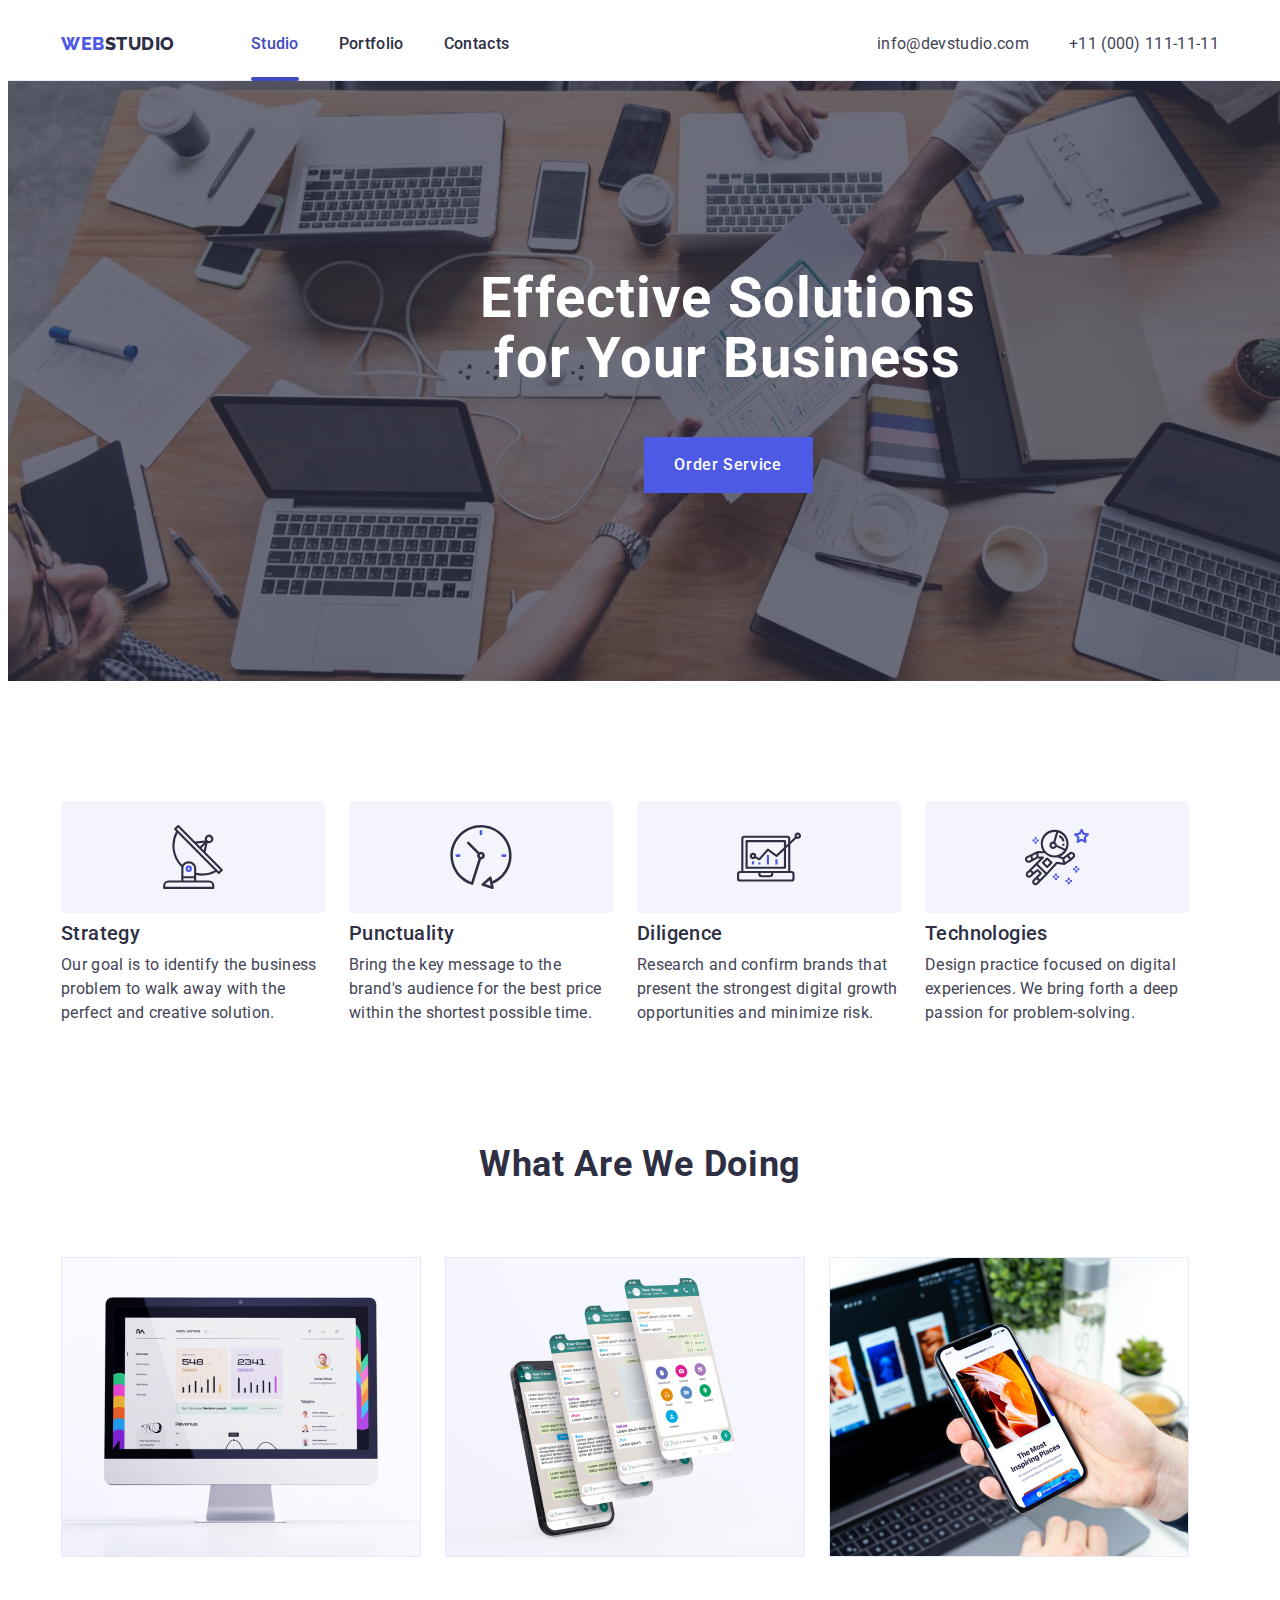
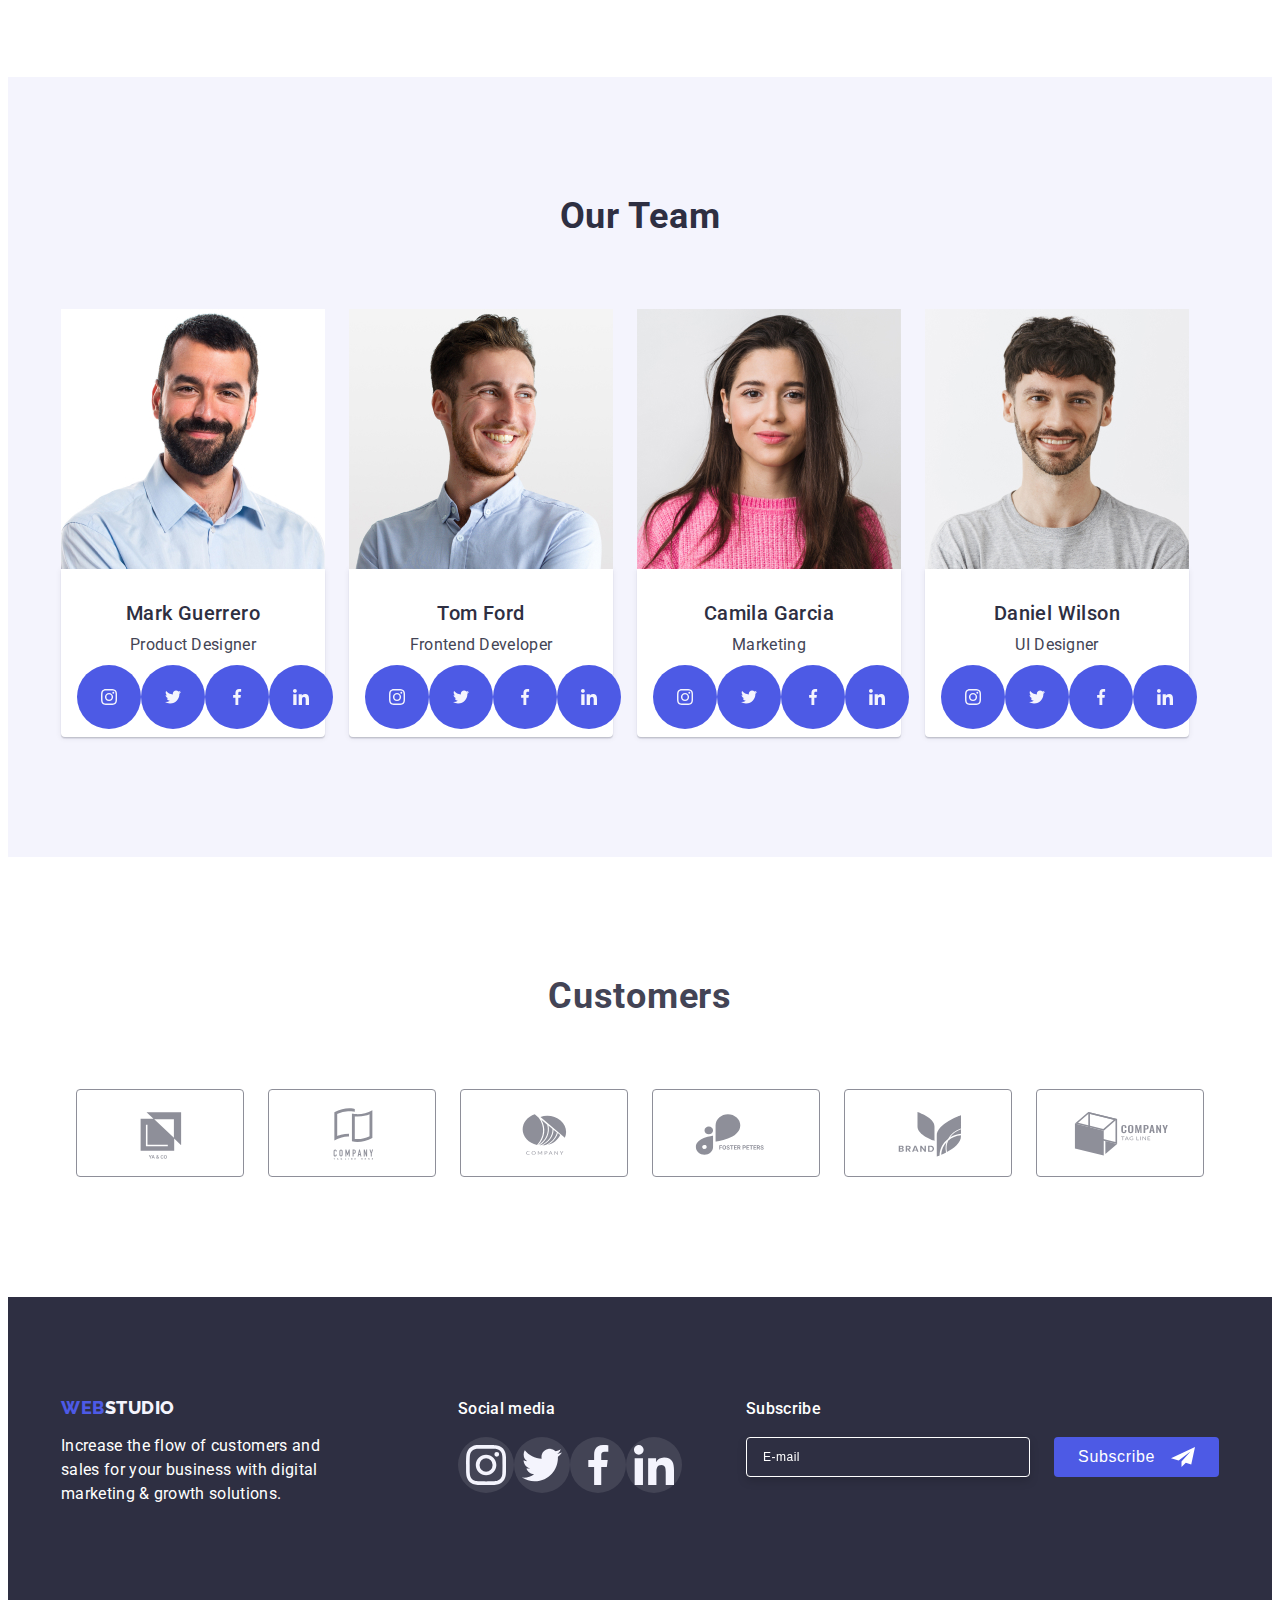
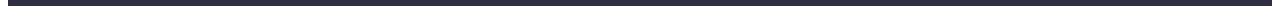
<file: index.html>
<!DOCTYPE html>
<html lang="en">
    <head>
        <meta charset="UTF-8">
        <meta http-equiv="X-UA-Compatible" content="IE=edge">
        <meta name="viewport" content="width=device-width, initial-scale=1.0">
        <title>WebStudio</title>
        <link rel="preconnect" href="https://fonts.googleapis.com">
        <link rel="preconnect" href="https://fonts.gstatic.com" crossorigin>
        <link href="https://fonts.googleapis.com/css2?family=Raleway:wght@800&family=Roboto:wght@400;500;700;900&display=swap" rel="stylesheet">
        <link rel="stylesheet" href="https://cdnjs.cloudflare.com/ajax/libs/modern-normalize/1.1.0/modern-normalize.min.css"
            integrity="sha512-wpPYUAdjBVSE4KJnH1VR1HeZfpl1ub8YT/NKx4PuQ5NmX2tKuGu6U/JRp5y+Y8XG2tV+wKQpNHVUX03MfMFn9Q=="
            crossorigin="anonymous" referrerpolicy="no-referrer" />
        <link rel="stylesheet" href="./styles/styles.css"/>
    </head>
    <body>
        <header>
            <div class="container header-cont">
                <nav class="header-nav"> 
                    <a class="logo link" href="./index.html">Web<span class="accent">Studio</span></a>
                    <ul class="header-list list">
                        <li class="header-item"><a class="header-link link current" href="./index.html">Studio</a></li>
                        <li class="header-item"><a class="header-link link" href="./portfolio.html">Portfolio</a></li>
                        <li class="header-item"><a class="header-link link" href="">Contacts</a></li>
                    </ul>
                </nav>
                <address class="header-address link">
                    <ul class="header-address-list list">
                        <li class="header-item"><a class="header-mail link" href="mailto:info@devstudio.com">info@devstudio.com</a></li>
                        <li class="header-item"><a class="header-mail link" href="tel:+110001111111">+11 (000) 111-11-11</a></li>
                    </ul>
                </address>
            </div>
        </header>
        <main>
            <section class="hero">
                <div class="container">
                    <h1 class="hero-title">Effective Solutions for Your Business</h1>
                    <button class="hero-button" data-modal-open type="button">Order Service</button>
                </div >
            </section>
            <section class="features">
                <div class="container">
                    <h2 class="section-title" hidden>features</h2>
                    <ul class="feat-list list">
                        <li class="feat-list-item">
                            <div class="feat-soc-link">
                                <svg width="64" height="64">
                                    <use href="./images/icons.svg#icon-Future-img-antenna"> </use>
                                </svg>
                            </div>
                            <h3 class="list-title">Strategy</h3>
                            <p class="list-text">Our goal is to identify the business problem to walk away with the perfect and creative solution.</p>
                        </li>
                        <li class="feat-list-item">
                            <div class="feat-soc-link">
                                <svg width="64" height="64">
                                    <use href="./images/icons.svg#icon-Future-img-clock"> </use>
                                </svg>
                            </div>
                            <h3 class="list-title">Punctuality</h3>
                            <p class="list-text">Bring the key message to the brand's audience for the best price within the shortest possible time.</p>
                        </li>
                        <li class="feat-list-item">
                            <div class="feat-soc-link">
                                <svg width="64" height="64">
                                    <use href="./images/icons.svg#icon-Future-img-diagram"> </use>
                                </svg>
                            </div>
                            <h3 class="list-title">Diligence</h3>
                            <p class="list-text">Research and confirm brands that present the strongest digital growth opportunities and minimize risk.</p>
                        </li>
                        <li class="feat-list-item">
                            <div class="feat-soc-link">
                                <svg width="64" height="64" class="feat-soc-icon">
                                    <use href="./images/icons.svg#icon-Future-img-astronaut"> </use>
                                </svg>
                            </div>
                            <h3 class="list-title">Technologies</h3>
                            <p class="list-text">Design practice focused on digital experiences. We bring forth a deep passion for problem-solving.</p>
                        </li>
                    </ul>
                </div>
            </section>
            <section class="widget">
                <div class="container">
                    <h2 class="section-title">What are we doing</h2>
                    <ul class="section-list list">
                        <li class="section-item"><img src="./images/picture1.jpg" alt="computer screen" width="360" height="300"></li>
                        <li class="section-item"><img src="./images/picture2.jpg" alt="phone screens" width="360" height="300"></li>
                        <li class="section-item"><img src="./images/picture3.jpg" alt="phone screen on laptop screen background" width="360" height="300"></li>
                    </ul>
                </div >
            </section>
            <section class="team">
                <div class="container">
                    <h2 class="section-title">Our Team</h2>
                    <ul class="section-list list" >
                        <li class="section-item">
                            <img src="./images/picture4_our_team.jpg" alt="photo Mark Guerrero" width="264" height="260">
                            <div class="section">
                                <h3 class="list-title">Mark Guerrero</h3>
                                <p class="list-text">Product Designer</p>
                                <ul class="section-soc-list list">
                                    <li class="section-soc-item">
                                        <a href="" target="_blank" rel="noopener noreferrer nofollow" class="section-soc-link link">
                                            <svg width="16" height="32"><use href="./images/icons.svg#icon-instagram"></use>
                                            </svg>
                                        </a>
                                    </li>
                                    <li class="section-soc-item">
                                        <a href="" target="_blank" rel="noopener noreferrer nofollow" class="section-soc-link link">
                                            <svg width="16" height="32"><use href="./images/icons.svg#icon-twitter"></use>
                                            </svg>
                                        </a>
                                    </li>
                                    <li class="section-soc-item">
                                        <a href="" target="_blank" rel="noopener noreferrer nofollow" class="section-soc-link link">
                                            <svg width="16" height="32"><use href="./images/icons.svg#icon-facebook"></use>
                                            </svg>
                                        </a>
                                    </li>
                                    <li class="section-soc-item">
                                        <a href="" target="_blank" rel="noopener noreferrer nofollow" class="section-soc-link link">
                                            <svg width="16" height="32"><use href="./images/icons.svg#icon-linkedin"></use>
                                            </svg>
                                        </a>
                                    </li>
                                </ul>
                            </div>
                        </li>
                        <li class="section-item">
                            <img src="./images/picture5_our_team.jpg" alt="photo Tom Ford" width="264" height="260">
                            <div class="section">
                                <h3 class="list-title">Tom Ford</h3>
                                <p class="list-text">Frontend Developer</p>
                                <ul class="section-soc-list list">
                                    <li class="section-soc-item">
                                        <a href="" target="_blank" rel="noopener noreferrer nofollow" class="section-soc-link link">
                                            <svg width="16" height="32">
                                                <use href="./images/icons.svg#icon-instagram"></use>
                                            </svg>
                                        </a>
                                    </li>
                                    <li class="section-soc-item">
                                        <a href="" target="_blank" rel="noopener noreferrer nofollow" class="section-soc-link link">
                                            <svg width="16" height="32">
                                                <use href="./images/icons.svg#icon-twitter"></use>
                                            </svg>
                                        </a>
                                    </li>
                                    <li class="section-soc-item">
                                        <a href="" target="_blank" rel="noopener noreferrer nofollow" class="section-soc-link link">
                                            <svg width="16" height="32">
                                                <use href="./images/icons.svg#icon-facebook"></use>
                                            </svg>
                                        </a>
                                    </li>
                                    <li class="section-soc-item">
                                        <a href="" target="_blank" rel="noopener noreferrer nofollow" class="section-soc-link link">
                                            <svg width="16" height="32">
                                                <use href="./images/icons.svg#icon-linkedin"></use>
                                            </svg>
                                        </a>
                                    </li>
                                </ul>
                            </div>
                        </li>
                        <li class="section-item">
                            <img src="./images/picture6_our_team.jpg" alt="photo Camila Garcia" width="264" height="260">
                            <div class="section">
                                <h3 class="list-title">Camila Garcia</h3>
                                <p class="list-text">Marketing</p>
                                <ul class="section-soc-list list">
                                    <li class="section-soc-item">
                                        <a href="" target="_blank" rel="noopener noreferrer nofollow" class="section-soc-link link">
                                            <svg width="16" height="32">
                                                <use href="./images/icons.svg#icon-instagram"></use>
                                            </svg>
                                        </a>
                                    </li>
                                    <li class="section-soc-item">
                                        <a href="" target="_blank" rel="noopener noreferrer nofollow" class="section-soc-link link">
                                            <svg width="16" height="32">
                                                <use href="./images/icons.svg#icon-twitter"></use>
                                            </svg>
                                        </a>
                                    </li>
                                    <li class="section-soc-item">
                                        <a href="" target="_blank" rel="noopener noreferrer nofollow" class="section-soc-link link">
                                            <svg width="16" height="32">
                                                <use href="./images/icons.svg#icon-facebook"></use>
                                            </svg>
                                        </a>
                                    </li>
                                    <li class="section-soc-item">
                                        <a href="" target="_blank" rel="noopener noreferrer nofollow" class="section-soc-link link">
                                            <svg width="16" height="32">
                                                <use href="./images/icons.svg#icon-linkedin"></use>
                                            </svg>
                                        </a>
                                    </li>
                                </ul>
                            </div>
                        </li>
                        <li class="section-item">
                            <img src="./images/picture7_our_team.jpg" alt="photo Daniel Wilson" width="264" height="260">
                            <div class="section">
                                <h3 class="list-title">Daniel Wilson</h3>
                                <p class="list-text">UI Designer</p>
                                <ul class="section-soc-list list">
                                    <li class="section-soc-item">
                                        <a href="" target="_blank" rel="noopener noreferrer nofollow" class="section-soc-link link">
                                            <svg width="16" height="32">
                                                <use href="./images/icons.svg#icon-instagram"></use>
                                            </svg>
                                        </a>
                                    </li>
                                    <li class="section-soc-item">
                                        <a href="" target="_blank" rel="noopener noreferrer nofollow" class="section-soc-link link">
                                            <svg width="16" height="32">
                                                <use href="./images/icons.svg#icon-twitter"></use>
                                            </svg>
                                        </a>
                                    </li>
                                    <li class="section-soc-item">
                                        <a href="" target="_blank" rel="noopener noreferrer nofollow" class="section-soc-link link">
                                            <svg width="16" height="32">
                                                <use href="./images/icons.svg#icon-facebook"></use>
                                            </svg>
                                        </a>
                                    </li>
                                    <li class="section-soc-item">
                                        <a href="" target="_blank" rel="noopener noreferrer nofollow" class="section-soc-link link">
                                            <svg width="16" height="32">
                                                <use href="./images/icons.svg#icon-linkedin"></use>
                                            </svg>
                                        </a>
                                    </li>
                                </ul>
                            </div>
                        </li>
                    </ul>
                </div>
            </section>
            <section class="customers">
                <div class="container">
                    <h2 class="cust-title">Customers</h2>
                    <ul class="cust-list list">
                        <li class="cust-item">
                            <a href="" class="cust-link">
                                <svg width="168" height="88">
                                    <use href="./images/icons.svg#icon-Customers-img-1"></use> 
                                </svg>
                            </a>
                        </li>
                        <li class="cust-item">
                            <a href="" class="cust-link">
                                <svg width="168" height="88">
                                    <use href="./images/icons.svg#icon-Customers-img-2"></use>
                                </svg>
                            </a>
                        </li>
                        <li class="cust-item">
                            <a href="" class="cust-link">
                                <svg width="168" height="88">
                                    <use href="./images/icons.svg#icon-Customers-img-3"></use>
                                </svg>
                            </a>
                        </li>
                        <li class="cust-item">
                            <a href="" class="cust-link">
                                <svg width="168" height="88">
                                    <use href="./images/icons.svg#icon-Customers-img-4"></use>
                                </svg>
                            </a>
                        </li>
                        <li class="cust-item">
                            <a href="" class="cust-link">
                                <svg width="168" height="88">
                                    <use href="./images/icons.svg#icon-Customers-img-5"></use>
                                </svg>
                            </a>
                        </li>
                        <li class="cust-item">
                            <a href="" class="cust-link">
                                <svg width="168" height="88">
                                    <use href="./images/icons.svg#icon-Customers-img-6"></use>
                                </svg>
                            </a>
                        </li>
                    </ul>
                </div >
            </section>
        </main>
        <footer class="footer">
            <div class="container footer-container">
                <div class="footer-logo-container">
                    <a class="logo link" href="./index.html">Web<span class="footer-accent">Studio</span></a>
                    <p class="footer-text spec">Increase the flow of customers and sales for your business with digital marketing & growth solutions.</p>
                </div>
                <div class="footer-soc-container">
                    <p class="footer-text label-text">Social media</p>
                    <ul class="footer-soc-list list">
                        <li class="footer-soc-item">
                            <a href="" target="_blank" rel="noopener noreferrer nofollow" class="footer-soc-link">
                                <svg width="40" height="40" class="footer-icon">
                                    <use href="./images/icons.svg#icon-instagram"></use>
                                </svg>
                            </a>
                        </li>
                        <li class="footer-soc-item">
                            <a href="" target="_blank" rel="noopener noreferrer nofollow" class="footer-soc-link">
                                <svg width="40" height="40" class="footer-icon">
                                    <use href="./images/icons.svg#icon-twitter"></use>
                                </svg>
                            </a>
                        </li>
                        <li class="footer-soc-item">
                            <a href="" target="_blank" rel="noopener noreferrer nofollow" class="footer-soc-link">
                                <svg width="40" height="40">
                                    <use href="./images/icons.svg#icon-facebook"></use>
                                </svg>
                            </a>
                        </li>
                        <li class="footer-soc-item">
                            <a href="" target="_blank" rel="noopener noreferrer nofollow" class="footer-soc-link">
                                <svg width="40" height="40">
                                    <use href="./images/icons.svg#icon-linkedin"></use>
                                </svg>
                            </a>
                        </li>
                    </ul>
                </div>
                <form class="subscribe-form">
                    <label>
                        <span class="footer-text label-text">Subscribe</span>
                        <div class="footer-input-wrap">
                            <input type="email" name="user-email" class="footer-input"
                            placeholder="E-mail"></input>
                            <button type="submit" class="footer-button">Subscribe
                                <svg width="24" height="24" class="footer-icon">
                                    <use href="./images/icons.svg#icon-Send"></use> 
                                </svg>
                            </button>
                        </div>
                    </label>
                </form>
            </div>
        </footer>
        <div class="backdrop is-hidden" data-modal>
            <div class="modal">
                <button type="button" class="modal-close" data-modal-close>
                    <svg class="but-close" width="8" height="8">
                        <use href="./images/icons.svg#icon-modal-close"></use>
                    </svg>
                </button>
                <p class="modal-title">Leave your contacts and we will call you back</p>
                <form class="modal-form">
                    <label class="modal-wrap">
                        <span class="modal-label-text">Name</span >
                        <div class="input-wrap">
                            <input type="text" name="user-name" class="modal-input ">
                            <svg class="modal-input-icon" width="18" height="18">
                                <use href="./images/icons.svg#icon-input_name"></use>
                            </svg>
                        </div>
                    </label>
                    <label class="modal-wrap">
                        <span class="modal-label-text">Phone</span>
                        <div class="input-wrap">
                            <input type="tel" name="user-phone" class="modal-input">
                            <svg class="modal-input-icon" width="18" height="24">
                                <use href="./images/icons.svg#icon-input_phone"></use>
                            </svg>
                        </div >
                    </label>
                    <label class="modal-wrap">
                        <span class="modal-label-text">Email</span>
                        <div class="input-wrap">
                            <input type="email" name="user-email" class="modal-input">
                            <svg class="modal-input-icon" width="18" height="24">
                                <use href="./images/icons.svg#icon-input_email"></use>
                            </svg>
                        </div >
                    </label>
                    <label class="modal-wrap">
                        <span class="modal-label-text">Comment</span>
                        <textarea 
                        class="modal-textarea" 
                        name="user-comment" 
                        id="user-comment" 
                        placeholder="Text input"></textarea>
                    </label>
                    <div class="wrap-checkbox">
                        <input type="checkbox" id="privacy" name="user-privacy" class="modal-check visually-hidden" value="true">
                        <label for="privacy" class="check-text">
                            <span>
                                <svg class="check-icon" width="10" height="8">
                                    <use href="./images/icons.svg#icon-check-mark"></use>
                                </svg>
                            </span>
                            I accept the terms and conditions of the <a href="" class="check-accent">Privacy Policy</a>
                        </label>
                    </div> 
                    <button class="modal-button" type="submit">Send</button>
                </form>
            </div>
        </div>
        <script src="./js/modal.js"></script>
    </body>
</html>
</file>
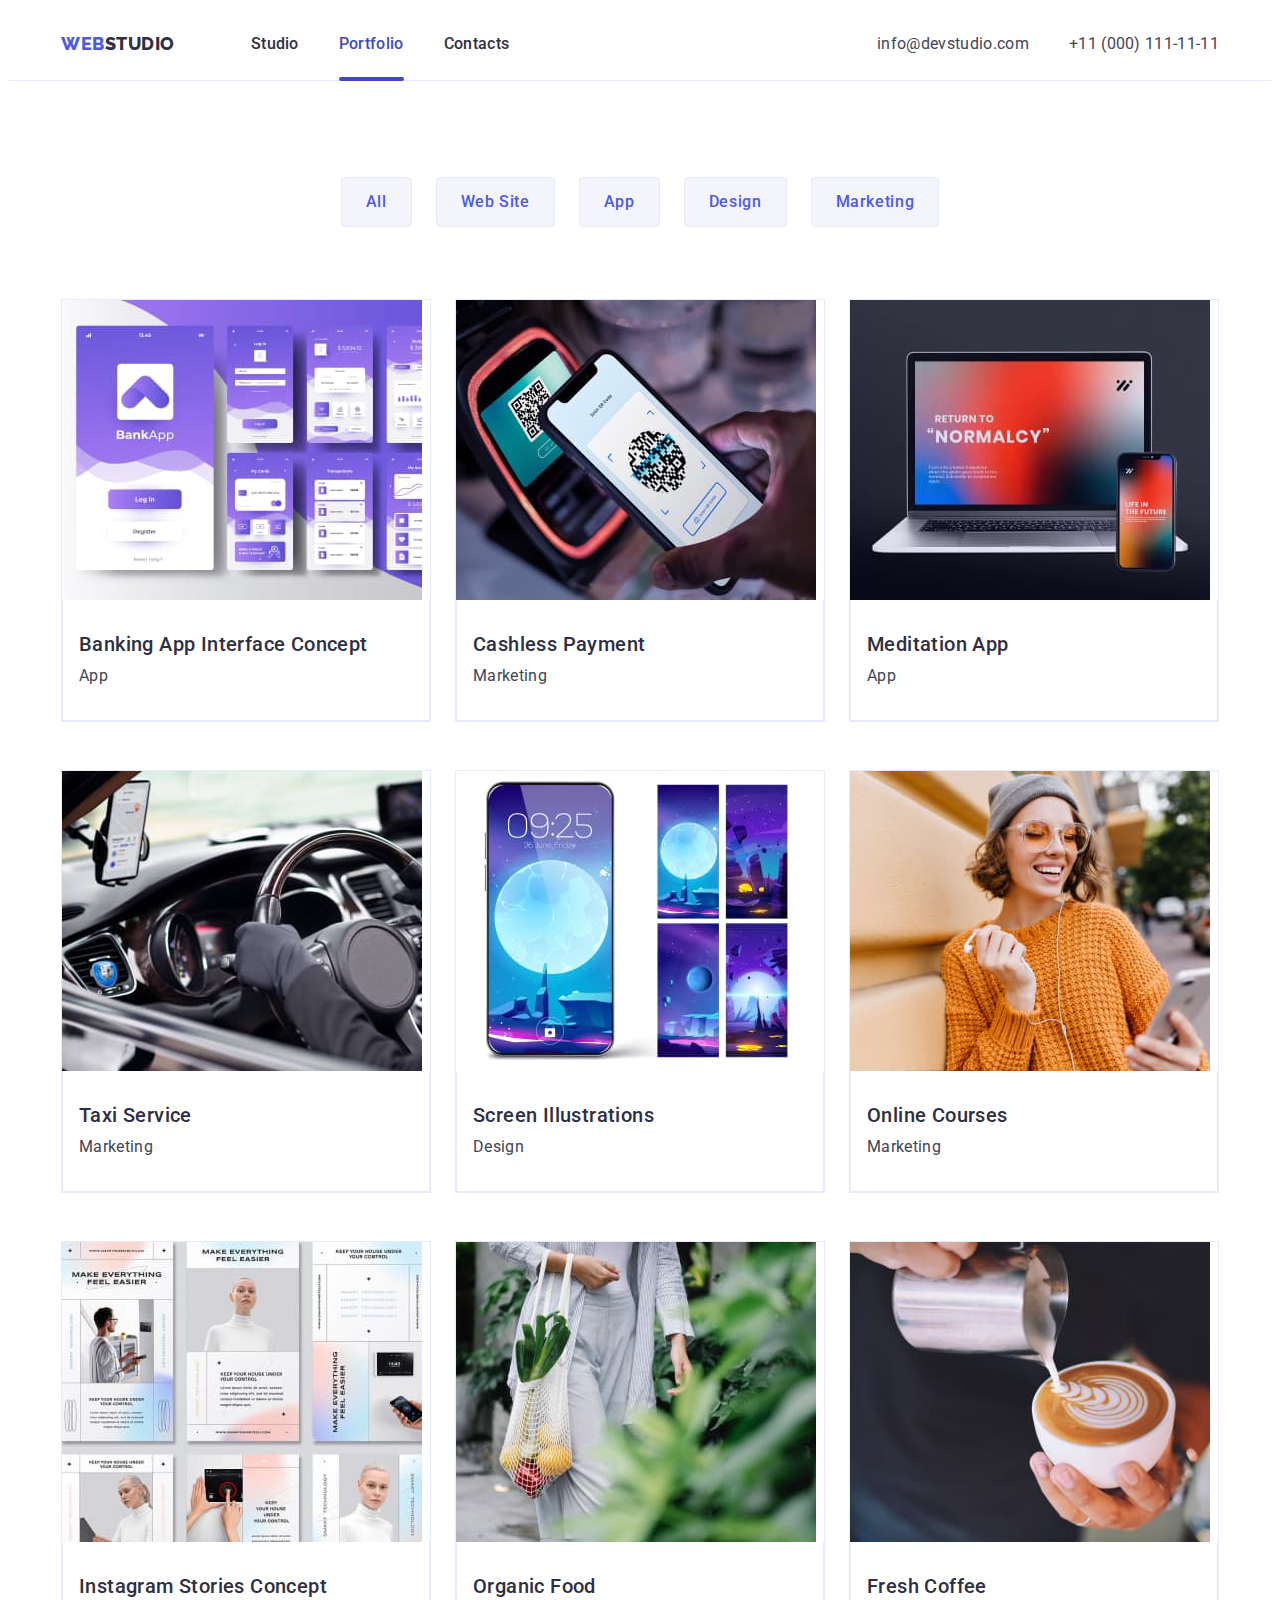
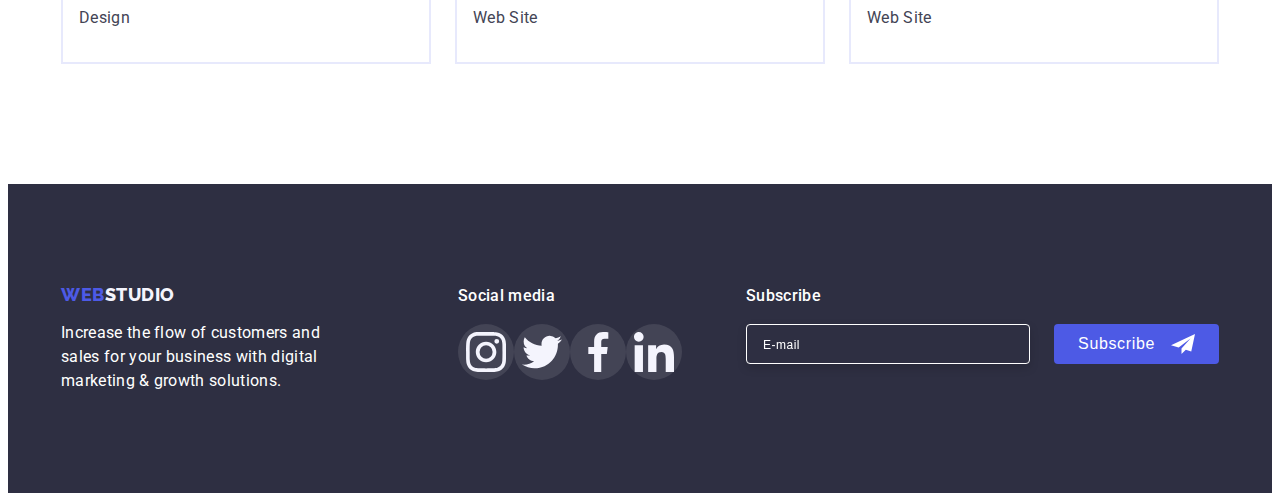
<file: portfolio.html>
<!DOCTYPE html>
<html lang="en">
    <head>
        <meta charset="UTF-8">
        <meta http-equiv="X-UA-Compatible" content="IE=edge">
        <meta name="viewport" content="width=device-width, initial-scale=1.0">
        <title>Portfolio</title>
        <link rel="preconnect" href="https://fonts.googleapis.com">
        <link rel="preconnect" href="https://fonts.gstatic.com" crossorigin>
        <link href="https://fonts.googleapis.com/css2?family=Raleway:wght@800&family=Roboto:wght@400;500;700;900&display=swap" rel="stylesheet">
        <link rel="stylesheet" href="https://cdnjs.cloudflare.com/ajax/libs/modern-normalize/1.1.0/modern-normalize.min.css"
            integrity="sha512-wpPYUAdjBVSE4KJnH1VR1HeZfpl1ub8YT/NKx4PuQ5NmX2tKuGu6U/JRp5y+Y8XG2tV+wKQpNHVUX03MfMFn9Q=="
            crossorigin="anonymous" referrerpolicy="no-referrer" />
        <link rel="stylesheet" href="./styles/styles.css"/>
    </head>
    <body>
        <header>
            <div class="container header-cont">
                <nav class="header-nav"> 
                    <a class="logo link" href="./index.html">Web<span class="accent">Studio</span></a>
                    <ul class="header-list list">
                        <li class="header-item"><a class="header-link link" href="index.html">Studio</a></li>
                        <li class="header-item"><a class="header-link link current" href="portfolio.html">Portfolio</a></li>
                        <li class="header-item"><a class="header-link link" href="">Contacts</a></li>
                    </ul>
                </nav>
                <address class="header-address link">
                    <ul class="header-address-list list">
                        <li><a class="header-mail link" href="mailto:info@devstudio.com">info@devstudio.com</a></li>
                        <li><a class="header-mail link" href="tel:+110001111111">+11 (000) 111-11-11</a></li>
                    </ul>
                </address>
            <div >
        </header>
        <main class="main"> 
            <section class="gallery">
                <div class="container">
                    <h1 class="gal-title" hidden>Gallery</h1>
                    <ul class="gal-list-btn list">
                        <li class="gal-item-btn">
                            <button class="gal-btn" type="button">All</button>
                        </li>
                        <li class="gal-item-btn">
                            <button class="gal-btn" type="button">Web Site</button>
                        </li>
                        <li class="gal-item-btn">
                            <button class="gal-btn" type="button">App</button>
                        </li>
                        <li class="gal-item-btn">
                            <button class="gal-btn" type="button">Design</button>
                        </li>
                        <li class="gal-item-btn">
                            <button class="gal-btn" type="button">Marketing</button>
                        </li>
                    </ul> 
    <!--Gallery --> 
                    <ul class="gal-list list">
                        <li class="gal-item">
                            <a class="gal-link link" href="">
                                <div class="gal-picture-wrap">
                                    <img class="picture" src="./images/portfolio-picture1.jpeg" alt="types of services" width="360" height="300">
                                    <p class="gal-cover-text">14 Stylish and User-Friendly App Design Concepts · Task Manager App · Calorie Tracker App · Exotic Fruit Ecommerce App ·
                                    Cloud Storage App</p>
                                </div >
                                <div class="gal">
                                    <h2 class="list-title">Banking App Interface Concept</h2>
                                    <p class="list-text">App</p>
                                </div >
                            </a>
                        </li>
                        <li class="gal-item">
                            <a class="gal-link link" href="">
                                <div class="gal-picture-wrap">
                                    <img class="picture" src="./images/portfolio-picture2.jpeg" alt="types of services" width="360" height="300">
                                    <p class="gal-cover-text">14 Stylish and User-Friendly App Design Concepts · Task Manager App · Calorie Tracker App · Exotic Fruit Ecommerce App · Cloud Storage App</p>
                                </div >
                                <div class="gal">
                                    <h2 class="list-title">Cashless Payment</h2>
                                    <p class="list-text">Marketing</p>
                                </div >
                            </a>
                        </li>
                        <li class="gal-item">
                            <a class="gal-link link" href="">
                                <div class="gal-picture-wrap">
                                    <img class="picture" src="./images/portfolio-picture3.jpeg" alt="types of services" width="360" height="300">
                                    <p class="gal-cover-text">14 Stylish and User-Friendly App Design Concepts · Task Manager App · Calorie Tracker App · Exotic Fruit Ecommerce App · Cloud Storage App</p>
                                </div >
                                <div class="gal">
                                    <h2 class="list-title">Meditation App</h2>
                                    <p class="list-text">App</p>
                                </div >
                            </a>
                        </li>
                        <li class="gal-item">
                            <a class="gal-link link" href="">
                                <div class="gal-picture-wrap">
                                    <img class="picture" src="./images/portfolio-picture4.jpeg" alt="types of services" width="360" height="300">
                                    <p class="gal-cover-text">14 Stylish and User-Friendly App Design Concepts · Task Manager App · Calorie Tracker App · Exotic Fruit Ecommerce App · Cloud Storage App</p>
                                </div >
                                <div class="gal">
                                    <h2 class="list-title">Taxi Service</h2>
                                    <p class="list-text">Marketing</p>
                                </div >
                            </a>
                        </li>
                        <li class="gal-item">
                            <a class="gal-link link" href="">
                                <div class="gal-picture-wrap">
                                    <img class="picture" src="./images/portfolio-picture5.jpeg" alt="types of services" width="360" height="300">
                                    <p class="gal-cover-text">14 Stylish and User-Friendly App Design Concepts · Task Manager App · Calorie Tracker App · Exotic Fruit Ecommerce App · Cloud Storage App</p>
                                </div >
                                <div class="gal">
                                    <h2 class="list-title">Screen Illustrations</h2>
                                    <p class="list-text">Design</p>
                                </div >
                            </a>
                        </li>
                        <li class="gal-item">
                            <a class="gal-link link" href="">
                                <div class="gal-picture-wrap">
                                    <img class="picture" src="./images/portfolio-picture6.jpeg" alt="types of services" width="360" height="300">
                                    <p class="gal-cover-text">14 Stylish and User-Friendly App Design Concepts · Task Manager App · Calorie Tracker App · Exotic Fruit Ecommerce App · Cloud Storage App</p>
                                </div >
                                <div class="gal">
                                    <h2 class="list-title">Online Courses</h2>
                                    <p class="list-text">Marketing</p>
                                </div >
                            </a>
                        </li>
                        <li class="gal-item">
                            <a class="gal-link link" href="">
                                <div class="gal-picture-wrap">
                                    <img class="picture" src="./images/portfolio-picture7.jpeg" alt="types of services" width="360" height="300">
                                    <p class="gal-cover-text">14 Stylish and User-Friendly App Design Concepts · Task Manager App · Calorie Tracker App · Exotic Fruit Ecommerce App · Cloud Storage App</p>
                                </div >
                                <div class="gal">
                                    <h2 class="list-title">Instagram Stories Concept</h2>
                                    <p class="list-text">Design</p>
                                </div >   
                            </a>      
                        </li>
                        <li class="gal-item">
                            <a class="gal-link link" href="">
                                <div class="gal-picture-wrap">
                                    <img class="picture" src="./images/portfolio-picture8.jpeg" alt="types of services" width="360" height="300">
                                    <p class="gal-cover-text">14 Stylish and User-Friendly App Design Concepts · Task Manager App · Calorie Tracker App · Exotic Fruit Ecommerce App · Cloud Storage App</p>
                                </div >
                                <div class="gal">
                                    <h2 class="list-title">Organic Food</h2>
                                    <p class="list-text">Web Site</p>
                                </div >
                            </a>
                        </li>
                        <li class="gal-item">
                            <a class="gal-link link" href="">
                                <div class="gal-picture-wrap">
                                    <img class="picture" src="./images/portfolio-picture9.jpeg" alt="types of services" width="360" height="300">
                                    <p class="gal-cover-text">14 Stylish and User-Friendly App Design Concepts · Task Manager App · Calorie Tracker App · Exotic Fruit Ecommerce App · Cloud Storage App</p>
                                </div >
                                <div class="gal">
                                    <h2 class="list-title">Fresh Coffee</h2>
                                    <p class="list-text">Web Site</p>
                                </div >
                            </a>
                        </li>
                    </ul> 
                </div>
            </section>
        </main>
        <footer class="footer">
            <div class="container footer-container">
                <div class="footer-logo-container">
                    <a class="logo link" href="./index.html">Web<span class="footer-accent">Studio</span></a>
                    <p class="footer-text spec">Increase the flow of customers and sales for your business with digital marketing &
                        growth solutions.</p>
                </div>
                <div class="footer-soc-container">
                    <p class="footer-text label-text">Social media</p>
                    <ul class="footer-soc-list list">
                        <li class="footer-soc-item">
                            <a href="" target="_blank" rel="noopener noreferrer nofollow" class="footer-soc-link">
                                <svg width="40" height="40" class="footer-icon">
                                    <use href="./images/icons.svg#icon-instagram"></use>
                                </svg>
                            </a>
                        </li>
                        <li class="footer-soc-item">
                            <a href="" target="_blank" rel="noopener noreferrer nofollow" class="footer-soc-link">
                                <svg width="40" height="40" class="footer-icon">
                                    <use href="./images/icons.svg#icon-twitter"></use>
                                </svg>
                            </a>
                        </li>
                        <li class="footer-soc-item">
                            <a href="" target="_blank" rel="noopener noreferrer nofollow" class="footer-soc-link">
                                <svg width="40" height="40">
                                    <use href="./images/icons.svg#icon-facebook"></use>
                                </svg>
                            </a>
                        </li>
                        <li class="footer-soc-item">
                            <a href="" target="_blank" rel="noopener noreferrer nofollow" class="footer-soc-link">
                                <svg width="40" height="40">
                                    <use href="./images/icons.svg#icon-linkedin"></use>
                                </svg>
                            </a>
                        </li>
                    </ul>
                </div>
                <form class="subscribe-form">
                    <label>
                        <span class="footer-text label-text">Subscribe</span>
                        <div class="footer-input-wrap">
                            <input type="email" name="user-email" class="footer-input" placeholder="E-mail"></input>
                            <button type="submit" class="footer-button">Subscribe
                                <svg width="24" height="24" class="footer-icon">
                                    <use href="./images/icons.svg#icon-Send"></use>
                                </svg>
                            </button>
                        </div>
                    </label>
                </form>
            </div>
        </footer>
    </body>
</html>
</file>
<file: styles/styles.css>
:root {
    --grad: linear-gradient(rgba(46, 47, 66, 0.7), rgba(46, 47, 66, 0.7));
}

p,
h1,
h2,
h3,
h4, h5, h6 {
    margin: 0;
}

ul {
    padding: 0;
    margin: 0;
}

header {
    border-bottom: 1px solid #E7E9FC;
}

body {
    font-family: 'Roboto', sans-serif;
    color: #434455;
}

img {
    display: block;
}

.link {
    text-decoration: none;
}

.list {
    list-style: none
}

.container {
    width: 1158px;
    padding-left: 15px;
    padding-right: 15px;
    margin: 0 auto;
}

/**-----------HEADER-----------**/

.header-cont {
    display: flex;
    align-items: center;
    padding-top: 24px;
    padding-bottom: 24px;
    position: relative;
}

.header-nav {
    display: flex;
    align-items: center;
    margin-right: auto;
}

/* .header-item {} */

.header-list {
    display: flex;
    gap: 40px;
}

.header-address-list {
    display: flex;
    gap: 40px;
}


.logo {
    font-family: Raleway, sans-serif;
    font-weight: 800;
    font-size: 18px;
    line-height: 1.17;
    align-items: center;
    letter-spacing: 0.03em;
    text-transform: uppercase;
    color: #4D5AE5;
    margin-right: 76px;
}

.accent {
    font-family: Raleway;
    font-weight: 800px;
    color: #2E2F42
}

.header-link {
    font-weight: 500;
    font-size: 16px;
    line-height: 1.5;
    letter-spacing: 0.02em;
    color: #2E2F42;
    transition-property: color;
    transition-duration: 250ms;
    transition-timing-function: cubic-bezier(0.4, 0, 0.2, 1);
    position: relative;
}

.header-link:hover,
.header-link:focus {
    color: #404bbf
}

.current {
    color: #404bbf
}

.current::after {
    content: "";
    position: absolute;
    width: 100%;
    height: 4px;
    left: 0;
    top: 42.5px;
    background: #404BBF;
    border-radius: 2px;
}

.header-address {
    font-style: normal;
}

.header-mail {
    font-family: inherit;
    font-style: normal;
    font-weight: 400;
    font-size: 16px;
    line-height: 1.5;
    letter-spacing: 0.02em;
    color: #434455;
    transition-property: color;
    transition-duration: 250ms;
    transition-timing-function: cubic-bezier(0.4, 0, 0.2, 1);
    position: relative;
}

.header-mail:hover,
.header-mail:focus {
    color: #404bbf
}

/**---------------HERO--------------**/

.hero {
    background-color: #2E2F42;
    background-image: var(--grad), url(../images/hero-bg.jpeg); 
    background-repeat: no-repeat;
    background-position: center;
    background-size: cover;
    padding-top: 188px ;
    padding-bottom: 188px;
    margin: 0 auto;
    width: 1440px;
}

.hero-title {
    font-size: 56px;
    line-height: 1.07;
    text-align: center;
    letter-spacing: 0.02em;
    color: #FFFFFF;
    margin: 0 auto;
    max-width: 496px;

}

.hero-button {
    font-family: inherit;
    background: #4D5AE5;
    font-weight: 500;
    font-size: 16px;
    line-height: 1.5;
    text-align: center;
    align-items: center;
    letter-spacing: 0.04em;
    color: #FFFFFF;
    cursor: pointer;
    min-width: 169px;
    height: 56px;
    margin: 48px auto 0;
    display: block;
    border: none;
    transition-property: background;
    transition-duration: 250ms;
    transition-timing-function: cubic-bezier(0.4, 0, 0.2, 1);
}

.hero-button:hover,
.hero-button:focus {
    background: #404BBF;
}

/**--------------FUTURE--------------**/

.features {
    padding-top: 120px;
    padding-bottom: 120px;
}

.feat-list {
    display: flex;
    gap: 24px;
}

.feat-list-item{
    width: 264px;
}

.feat-soc-link {
    display: flex;
    background-color: #F4F4FD;
    border-radius: 4px;
    width: 100%;
    height: 112px;
    align-items: center;
    justify-content: center;
    margin-bottom: 8px;
}

.list-title {
    font-weight: 500;
    font-size: 20px;
    line-height: 1.2;
    letter-spacing: 0.02em;
    color: #2E2F42;
    margin-bottom: 8px;
}

.list-text {
    font-size: 16px;
    line-height: 1.5;
    letter-spacing: 0.02em;
    color: #434455;
    width: 264px;
}
/**---------------GALLERY---------------**/

.gal-list-btn {
    display: flex;
    gap: 24px;
    margin-bottom: 72px;
    align-items: center;
    justify-content: center;
}

.gal-btn {
    font-family: inherit;
    font-weight: 500;
    font-size: 16px;
    line-height: 1.5;
    letter-spacing: 0.04em;
    color: #4D5AE5;
    background: #F4F4FD;
    cursor: pointer;
    padding: 12px 24px;
    border-radius: 4px;
    border: 1px solid #E7E9FC;
    transition-property: background, color, box-shadow, border;
    transition-duration: 250ms;
    transition-timing-function: cubic-bezier(0.4, 0, 0.2, 1);
}

.gal-btn:hover,
.gal-btn:focus,
.gal-btn:active {
    background: #404BBF;
    color: #FFFFFF;
    box-shadow: 0px 3px 1px rgba(0, 0, 0, 0.1), 0px 2px 1px rgba(0, 0, 0, 0.08), 0px 2px 2px rgba(0, 0, 0, 0.12);
    border: 1px solid transparent;
}

/* .gal-item-btn {} */

/**------------------GALLERY PICTURE------------------**/

.gal-list {
    display: flex;
    flex-wrap: wrap;
    column-gap: 24px;
    row-gap: 48px;
}

.gal-item {
    width: calc((100% - 48px) / 3); 
    box-sizing: border-box;
    border: 1px solid #E7E9FC;
    transition-property: box-shadow;
    transition-duration: 250ms;
    transition-timing-function: cubic-bezier(0.4, 0, 0.2, 1);
}

.gal-link {
    transition-property: box-shadow;
    transition-duration: 250ms;
    transition-timing-function: cubic-bezier(0.4, 0, 0.2, 1);
}
.gal-link:hover,
.gal-link:focus,
.gal-link:active {
    display: block;
    box-shadow: 0px 1px 6px rgba(46, 47, 66, 0.08), 0px 1px 1px rgba(46, 47, 66, 0.16), 0px 2px 1px rgba(46, 47, 66, 0.08);
}

.gal-picture-wrap {
    position: relative;
    overflow: hidden;
}

.gal-cover-text {
    position: absolute;
    top: 0;
    height: 100%;
    background: #4D5AE5;
    font-family: 'Roboto';
    font-style: normal;
    font-weight: 400;
    font-size: 16px;
    line-height: 1.5;
    letter-spacing: 0.02em;
    color: #F4F4FD;
    padding: 40px 32px 164px;
    transform: translateY(100%);
    transition-property: transform;
    transition-duration: 250ms;
    transition-timing-function: cubic-bezier(0.4, 0, 0.2, 1);
}

.gal-item:hover .gal-cover-text {
    transform: translateY(0);
}

.gal {
    border-right: 1px solid #E7E9FC;
    border-bottom: 1px solid #E7E9FC;
    border-left: 1px solid #E7E9FC; 
    padding-top: 32px; 
    padding-bottom: 32px;
    padding-left: 16px;
}

.gallery {
    padding-top: 96px;
    padding-bottom: 120px
}

.widget {
    padding-bottom: 120px;
}

.team {
    background: #F4F4FD;
    padding-bottom: 120px;
    padding-top: 120px;
}

.section-list {
    display: flex;
    gap: 24px;
    text-align: center;
}

.section-title {
    font-size: 36px;
    line-height: 1.11;
    text-align: center;
    letter-spacing: 0.02em;
    text-transform: capitalize;
    color: #2E2F42;
    margin-bottom: 72px;
}

/* .section-item {} */

.section {
    background-color: #FFFFFF;
    padding-top: 32px;
    padding-bottom: 32px;
    box-shadow: 0px 1px 6px rgb(46 47 66 / 8%), 0px 1px 1px rgb(46 47 66 / 16%), 0px 2px 1px rgb(46 47 66 / 8%);
    border-radius: 0px 0px 4px 4px;
}

.section-soc-list {
    display: flex;
    justify-content: center;
    gap: 24px;
    margin: 8px 16px 0px;
}

.section-soc-item {
    width: 40px;
    height: 40px;

}

.section-soc-link {
    width: 100%;
    height: 100%; 
    border-radius: 50%;
    background-color: #4D5AE5;
    display: flex;
    padding: 12px;
    align-items: center;
    justify-content: center;
    transition-property: background-color;
    transition-duration: 250ms;
    transition-timing-function: cubic-bezier(0.4, 0, 0.2, 1);
}

.section-soc-link:hover, 
.section-soc-link:focus {
    background-color: #404BBF;
}

/**-------------CUSTOMER------------**/

.customers{
    padding-top: 120px;
    padding-bottom: 120px;
}

.cust-title {
    font-family: 'Roboto';
    font-weight: 700;
    font-size: 36px;
    line-height: 1.11;
    text-align: center;
    letter-spacing: 0.02em;
    text-transform: capitalize;
}

.cust-list {
    display: flex;
    gap: 24px;
    align-items: center;
    justify-content: center;
    margin-top: 72px;
}

/* .cust-item {} */

.cust-link {
    width: 168px;
    height: 88px;
    border: 1px solid #8E8F99;
    border-radius: 4px;
    box-sizing: border-box;
    padding: 16px 32px;
    display: flex;
    align-items: center;
    justify-content: center;
    fill: #8E8F99;
    transition-property: border, fill;
    transition-duration: 250ms;
    transition-timing-function: cubic-bezier(0.4, 0, 0.2, 1);
}

.cust-link:hover, 
.cust-link:focus {
    border: 1px solid #404BBF;
    fill: #404BBF
}

/* .cust-icon {} */

/**---------FOOTER---------**/

.footer {
    background: #2E2F42;
    padding-top: 100px;
    padding-bottom: 100px;
    display: flex;
}

.footer-text {
    font-family: 'Roboto', sans-serif;
    font-size: 16px;
    line-height: 1.5;
    letter-spacing: 0.02em;
    color: #FFFFFF;
}
.label-text{
    font-weight: 500;  
}

.spec {
    margin-top: 16px;
}

.footer-accent {
    font-family: Raleway, sans-serif;
    font-weight: 800px;
    color: #F4F4FD
}

.footer-container {
    display: flex;
}

.footer-logo-container {
    margin-right: 120px;
}

.footer-soc-container {
    display: block
}

.footer-soc-list {
    display: flex;
    gap: 16px;
    margin-top: 16px;
}

.footer-soc-item {
    width: 40px;
    height: 40px;
}

.footer-soc-link {
    width: 100%;
    height: 100%;
    border-radius: 50%;
    display: flex;
    padding: 8px;
    align-items: center;
    justify-content: center;
    background-color: rgba(255, 255, 255, 0.1);
    transition: background-color 250ms cubic-bezier(0.4, 0, 0.2, 1);
}

.footer-soc-link:hover{
    background-color:#31D0AA;
}   

.footer-icon {
    fill: #FFFFFF
}

.subscribe-form{
    margin-left: 80px;
    margin: 100px 150px 132;
}

.footer-input-wrap {
    display: flex;
    gap: 24px;
    margin-top: 16px;
}

.footer-input {
    display: block;
    width: 264px;
    align-items: center;
    background-color: #2E2F42;
    color: #ffffff;
    border: 1px solid #FFFFFF;
    filter: drop-shadow(0px 4px 4px rgba(0, 0, 0, 0.15));
    border-radius: 4px;
    outline: transparent;
    padding-left: 16px;
    transition-property: border;
    transition-duration: 250ms;
    transition-timing-function: cubic-bezier(0.4, 0, 0.2, 1);
}

.footer-input::placeholder{
    font-size: 12px;
    line-height: 2;
    letter-spacing: 0.04em;
    color: #FFFFFF;
}

.footer-input:focus {
    border: 1px solid #4D5AE5;
}

.footer-button {
    font-weight: 500;
    font-size: 16px;
    line-height: 1.5;
    display: flex;
    align-items: center;
    text-align: center;
    letter-spacing: 0.04em;
    color: #FFFFFF;
    padding: 8px 24px;
    gap: 16px;
    background: #4D5AE5;
    border-radius: 4px;
    border: none;
    transition-property: background;
    transition-duration: 250ms;
    transition-timing-function: cubic-bezier(0.4, 0, 0.2, 1);
}
        
.footer-button:hover,
.footer-button:focus {
    background: #404BBF;
}

/* .footer-icon {} */

/**------------MODAL------------**/


.backdrop {
    width: 100%;
    height: 100%;
    position: fixed;
    top: 0;
    background-color: rgba(46, 47, 66, 0.4);
    transition: opacity 300ms linear, visibility 300ms linear;
}
.modal {
    width: 408px;
    min-height: 584px;
    background: #FCFCFC;
    box-shadow: 0px 1px 1px rgba(0, 0, 0, 0.14), 0px 1px 3px rgba(0, 0, 0, 0.12), 0px 2px 1px rgba(0, 0, 0, 0.2);
    border-radius: 4px;
    position: absolute;
    top: 50%;
    left: 50%;
    transform: translate(-50%, -50%) scale(1);
    transition: transform 300ms linear;
    padding: 24px;
}

.backdrop.is-hidden .modal {
    transform: translate(-50%, -50%) scale(0);
}

.modal-close {
    display: flex;
    margin-left: auto;
    margin-bottom: 24px;
    border-radius: 50%;
    fill: #2E2F42;
    box-sizing: border-box;
    background: #E7E9FC;
    border: 1px solid rgba(0, 0, 0, 0.1);
    padding: 8px;

} 

.modal-close:hover {
    background: #404BBF;
    fill: #FFFFFF;
}


.is-hidden {
    opacity: 0;
    visibility: hidden;
    pointer-events:none;
}

/* ---------- */

.modal-title {
    font-weight: 500;
    font-size: 16px;
    line-height: 1.5;
    text-align: center;
    letter-spacing: 0.02em;
    color: #2E2F42;
    margin-bottom: 16px;
}

.modal-form {
    width: 100%;

}

.modal-label-text {
    display: block;
    font-size: 12px;
    line-height: 1.17;
    letter-spacing: 0.04em;
    color: #8E8F99;
    margin-bottom: 4px;
}

.modal-textarea {
    font-size: 12px;
    line-height: 1.17;
    letter-spacing: 0.04em;
    width: 100%;
    height: 120px;
    border: 1px solid rgba(46, 47, 66, 0.4);
    border-radius: 4px;
    resize: none;
    padding-top: 8px;
    padding-left: 16px;
}

.modal-textarea::placeholder {
    font-size: 12px;
    line-height: 1.17;
    letter-spacing: 0.04em;
    color: rgba(46, 47, 66, 0.4);
}
.modal-textarea{
    outline: transparent;
    font-style: 18px;
}

.modal-textarea:focus{
    border: 1px solid #4D5AE5;
    outline: #4D5AE5;
} 

.input-wrap{
    position: relative;
    margin-bottom: 8px;
}

.modal-input {
    width: 100%;
    height: 40px;
    border: 1px solid rgba(46, 47, 66, 0.4);
    border-radius: 4px;
    outline: transparent;
    padding-left: 38px;
    font-size: 18px;
    transition-property: border;
    transition-duration: 250ms;
    transition-timing-function: cubic-bezier(0.4, 0, 0.2, 1);
}

.modal-input:focus{
    border: 1px solid #4D5AE5;
}

.modal-input:focus + .modal-input-icon {
    fill: #4D5AE5;
}

.modal-input-icon {
    position:absolute;
    top: 50%;
    left: 16px;
    transform: translateY(-50%);
    transition-property: fill;
    transition-duration: 250ms;
    transition-timing-function: cubic-bezier(0.4, 0, 0.2, 1);
}
/**------------CHECKBOX------------**/

.wrap-checkbox {
    margin-top: 16px;
}
.modal-check{
    width: 16px;
    height: 16px;
    /* border: 1px solid rgba(46, 47, 66, 0.4);
    border-radius: 2px; */
}

.check-text{
    font-size: 12px;
    line-height: 1.17;
    letter-spacing: 0.04em;
    color: #8E8F99;
    display: flex;
    gap: 8px;
    display: flex;
    align-items: center;
    position: relative;
}

.check-text span{
    width: 16px;
    height: 16px;
    border: 1px solid rgba(46, 47, 66, 0.4);
    border-radius: 2px;
    display: flex;
    align-items: center;
    justify-content: center;
    fill: transparent;
    transition-property: background-color, fill;
    transition-duration: 250ms;
    transition-timing-function: cubic-bezier(0.4, 0, 0.2, 1);
}

.modal-check:checked + .check-text span{
    background-color:#404BBF ;
    border: none;
    fill: #F4F4FD;
}

.modal-check:focus+.check-text span {
    border-color: #404BBF;
}

/* .check-icon {} */

.check-accent{
    color: #4D5AE5;
    text-decoration: underline;
}

/* .check-text:before{
    width: ;
    height: ;
    border-radius: ;
    border: ;
    display: block;
}
.modal-check:checked + .check-text:before {
    background-color: ;
    border: none;
    background-image: url(../);
    background-repeat: no-repeat;
    background-position: center ; 
}*/
.visually-hidden {
    position: absolute;
    width: 1px;
    height: 1px;
    margin: -1px;
    border: 0;
    padding: 0;
    white-space: nowrap;
    clip-path: inset(100%);
    clip: rect(0 0 0 0);
    overflow: hidden;
}

/**---------------------------------**/

.modal-button {
    padding: 16px 32px;
    min-width: 169px;
    height: 56px;
    background: #4D5AE5;
    color: #FFFFFF;
    font-weight: 500;
    font-size: 16px;
    line-height: 1.5;
    text-align: center;
    align-items: center;
    letter-spacing: 0.04em;
    box-shadow: 0px 4px 4px rgba(0, 0, 0, 0.15);
    border-radius: 4px;
    border: none;
    display: block;
    margin-top: 24px;
    margin-left: auto;
    margin-right: auto;
    transition-property: background;
    transition-duration: 250ms;
    transition-timing-function: cubic-bezier(0.4, 0, 0.2, 1);
}

.modal-button:hover,
.modal-button:focus {
    background: #404BBF; 
}
</file>
